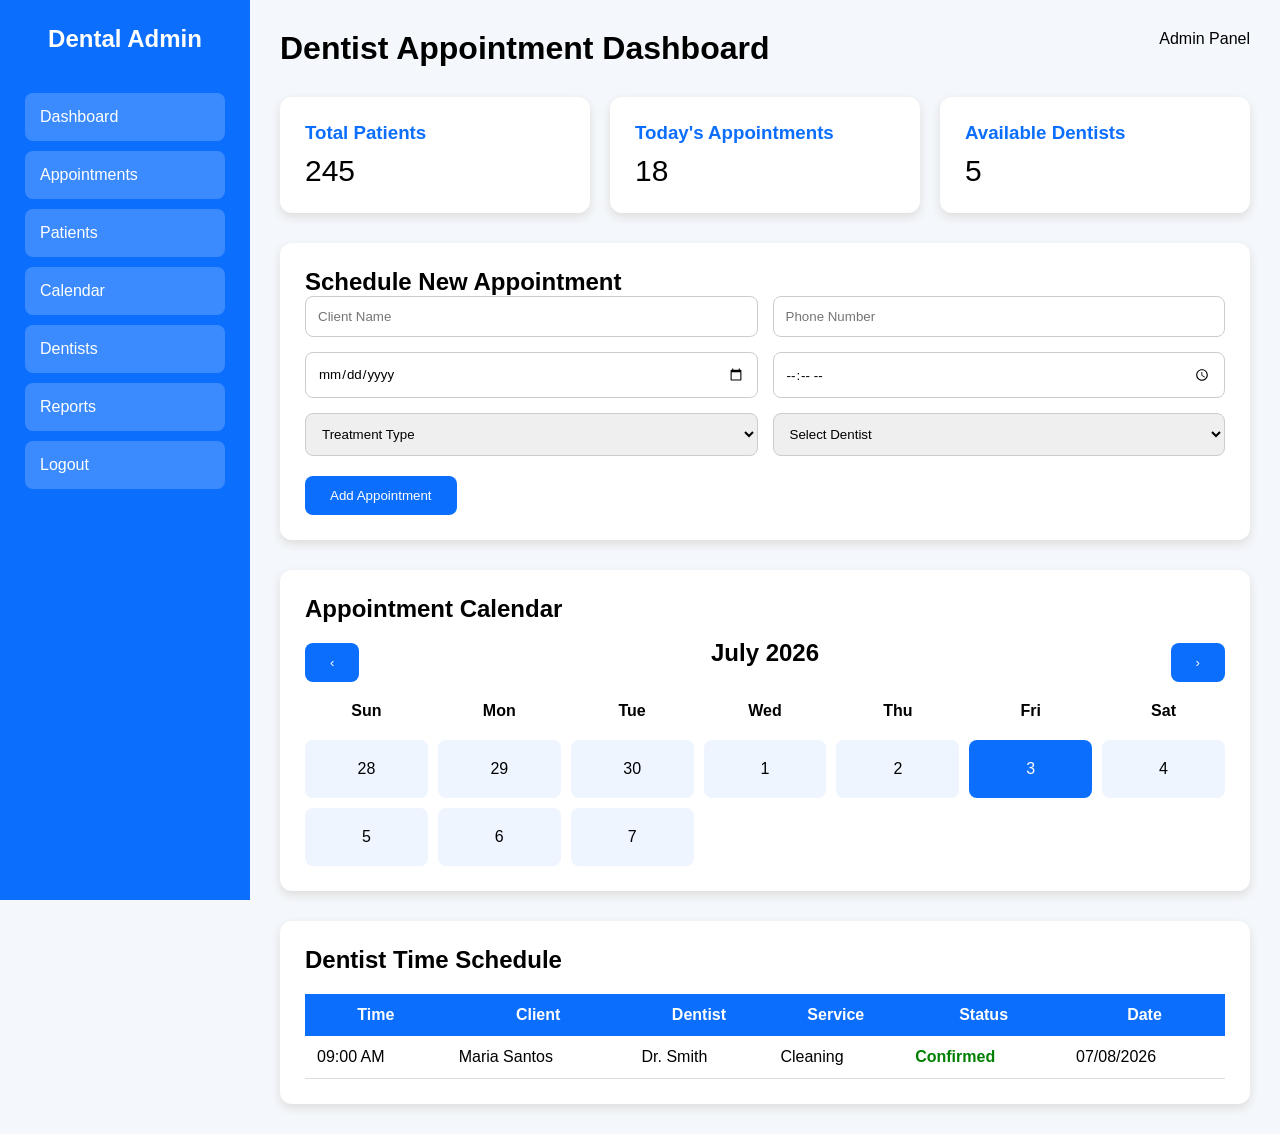
<file: admin/example/admin-dashboard.html>
<!DOCTYPE html>
<html lang="en">

<head>

<meta charset="UTF-8">
<meta name="viewport" content="width=device-width, initial-scale=1.0">

<title>Dentist Admin Dashboard</title>

<link rel="stylesheet" href="style.css">

</head>


<body>


<!-- SIDEBAR -->

<div class="sidebar">

<h2>Dental Admin</h2>

<ul>

<li>Dashboard</li><a href="appointments.html"></a>
<li>Appointments</li>
<li>Patients</li>
<li>Calendar</li>
<li>Dentists</li>
<li>Reports</li>
<li>Logout</li>

</ul>

</div>




<!-- MAIN -->

<div class="main">


<div class="header">

<h1>Dentist Appointment Dashboard</h1>

<p>Admin Panel</p>

</div>





<!-- CARDS -->

<div class="cards">


<div class="card">

<h3>Total Patients</h3>

<p>245</p>

</div>



<div class="card">

<h3>Today's Appointments</h3>

<p id="appointmentCount">18</p>

</div>




<div class="card">

<h3>Available Dentists</h3>

<p>5</p>

</div>


</div>






<!-- APPOINTMENT FORM -->


<div class="section">


<h2>Schedule New Appointment</h2>



<div class="form-group">


<input 
type="text" 
id="clientName"
placeholder="Client Name">



<input 
type="text" 
id="phone"
placeholder="Phone Number">



<input 
type="date" 
id="date">



<input 
type="time" 
id="time">





<select id="treatment">


<option>Treatment Type</option>

<option>Cleaning</option>

<option>Tooth Extraction</option>

<option>Braces Consultation</option>

<option>Dental Checkup</option>


</select>



<select id="dentist">


<option>Select Dentist</option>

<option>Dr. Smith</option>

<option>Dr. Johnson</option>

<option>Dr. Lee</option>


</select>



</div>




<button id="addAppointment">

Add Appointment

</button>



</div>








<!-- CALENDAR -->


<div class="section">


<h2>Appointment Calendar</h2>


<div class="calendar">



<div class="calendar-header">

<button>‹</button>

<h2>July 2026</h2>

<button>›</button>


</div>




<div class="calendar-weekdays">


<div>Sun</div>
<div>Mon</div>
<div>Tue</div>
<div>Wed</div>
<div>Thu</div>
<div>Fri</div>
<div>Sat</div>


</div>





<div class="calendar-days">


<div class="day inactive">28</div>

<div class="day inactive">29</div>

<div class="day inactive">30</div>


<div class="day">1</div>

<div class="day">2</div>

<div class="day active">3</div>

<div class="day">4</div>


<div class="day">5</div>

<div class="day">6</div>

<div class="day">7</div>



</div>


</div>


</div>









<!-- SCHEDULE TABLE -->


<div class="section">


<h2>Dentist Time Schedule</h2>



<table id="scheduleTable">


<tr>

<th>Time</th>

<th>Client</th>

<th>Dentist</th>

<th>Service</th>

<th>Status</th>

<th>Date</th>

</tr>



<tr>

<td>09:00 AM</td>

<td>Maria Santos</td>

<td>Dr. Smith</td>

<td>Cleaning</td>

<td class="status">
Confirmed
</td>

<td>07/08/2026</td>


</tr>



</table>


</div>



</div>




<script src="script.js"></script>


</body>

</html>
</file>
<file: admin/example/style.css>
*{

margin:0;
padding:0;
box-sizing:border-box;
font-family:Arial,sans-serif;

}



body{

display:flex;
background:#f4f7fb;

}



/* SIDEBAR */

.sidebar{

width:250px;
height:100vh;
background:#0b6efd;
color:white;
padding:25px;

}


.sidebar h2{

text-align:center;
margin-bottom:40px;

}


.sidebar li{

list-style:none;
padding:15px;
margin-bottom:10px;
background:#ffffff33;
border-radius:8px;
cursor:pointer;

}


.sidebar li:hover{

background:white;
color:#0b6efd;

}





/* MAIN */


.main{

flex:1;
padding:30px;

}


.header{

display:flex;
justify-content:space-between;
margin-bottom:30px;

}






/* CARDS */


.cards{

display:grid;
grid-template-columns:repeat(3,1fr);
gap:20px;

}



.card{

background:white;
padding:25px;
border-radius:12px;
box-shadow:0 4px 10px #ddd;

}


.card h3{

color:#0b6efd;

}


.card p{

font-size:30px;
margin-top:10px;

}






/* SECTION */


.section{

background:white;
padding:25px;
margin-top:30px;
border-radius:12px;
box-shadow:0 4px 10px #ddd;

}






/* FORM */


.form-group{

display:grid;
grid-template-columns:repeat(2,1fr);
gap:15px;

}



input,
select{

padding:12px;
border:1px solid #ccc;
border-radius:8px;

}


button{

margin-top:20px;
padding:12px 25px;
background:#0b6efd;
border:none;
color:white;
border-radius:8px;
cursor:pointer;

}



button:hover{

background:#084298;

}








/* CALENDAR */


.calendar-header{

display:flex;
justify-content:space-between;
align-items:center;

}


.calendar-weekdays,
.calendar-days{

display:grid;
grid-template-columns:repeat(7,1fr);
gap:10px;
margin-top:20px;

}


.calendar-weekdays div{

text-align:center;
font-weight:bold;

}



.day{

background:#eef5ff;
padding:20px;
text-align:center;
border-radius:8px;
cursor:pointer;

}



.day.active{

background:#0b6efd;
color:white;

}



.day:hover{

background:#cfe2ff;

}






/* TABLE */


table{

width:100%;
margin-top:20px;
border-collapse:collapse;

}



th{

background:#0b6efd;
color:white;
padding:12px;

}



td{

padding:12px;
border-bottom:1px solid #ddd;

}



.status{

color:green;
font-weight:bold;

}
</file>
